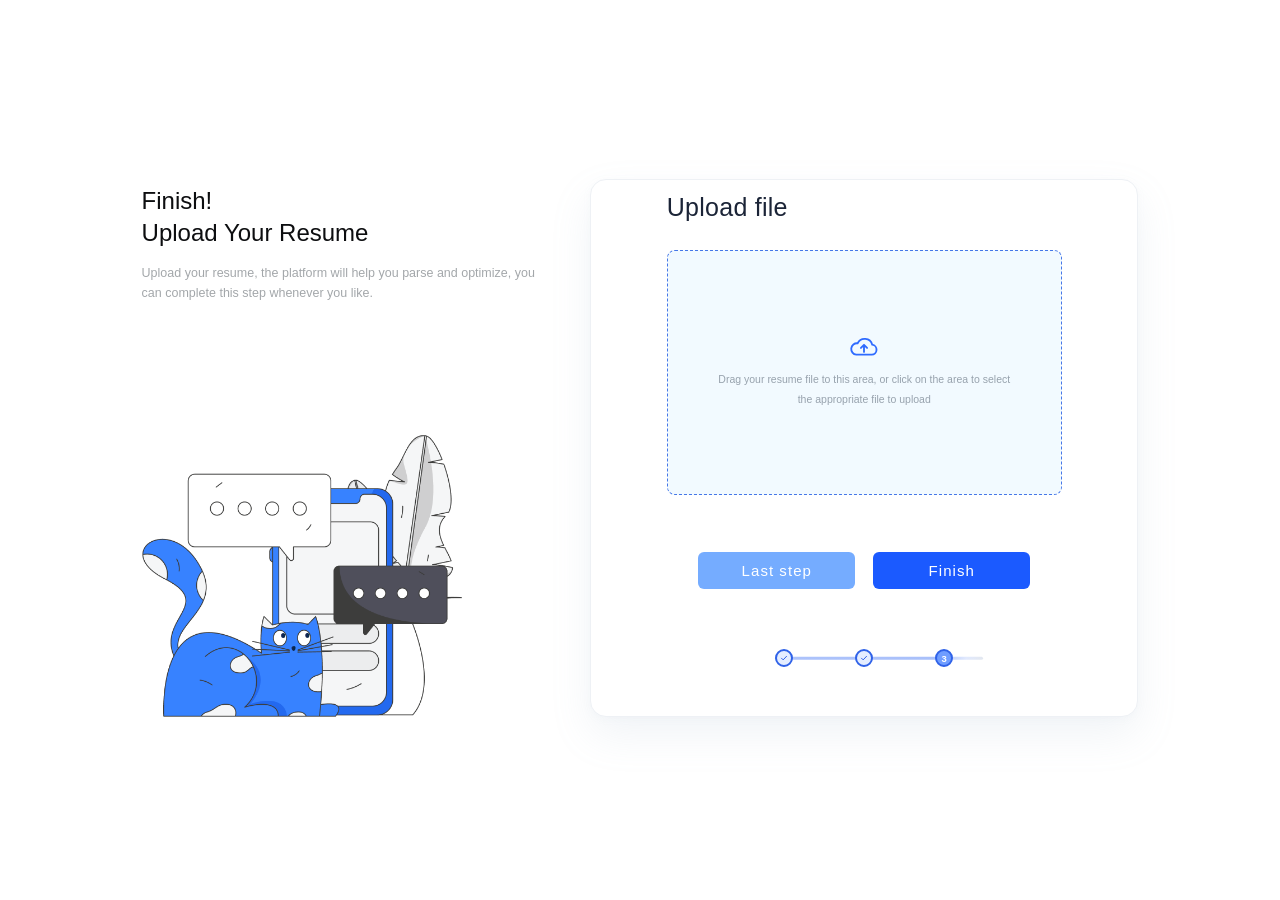
<file: p1/index.html>
<!DOCTYPE html>
<html lang="zh-CN">
<head>
  <meta charset="UTF-8">
  <meta name="viewport" content="width=device-width, initial-scale=1">
  <title>上传简历 · Upload Your Resume</title>
  <link rel="icon" href="data:,">
  <link rel="stylesheet" href="styles.css">
</head>
<body>
  <main class="app">
    <div class="layout">
      <!-- 左栏：文案 + 插画 -->
      <section class="intro" aria-labelledby="page-title">
        <p class="intro-kicker">Finish!</p>
        <h1 class="intro-title" id="page-title">Upload Your Resume</h1>
        <p class="intro-desc">
          Upload your resume, the platform will help you parse and optimize, you
          can complete this step whenever you like.
        </p>
        <figure class="intro-art">
          <img src="cat.png" width="800" height="600"
               alt="蓝色小猫与手机、羽毛笔的对话插画">
        </figure>
      </section>

      <!-- 右栏：上传卡片 -->
      <section class="uploader" aria-labelledby="uploader-title">
        <h2 class="uploader-title" id="uploader-title">Upload file</h2>

        <form class="upload-form" id="upload-form" novalidate>
          <div class="dropzone-shell">
          <label class="dropzone" id="dropzone" for="file-input" tabindex="0"
                 aria-describedby="dropzone-hint">
            <input class="visually-hidden" type="file" id="file-input" name="resume"
                   accept=".pdf,.doc,.docx" tabindex="-1">

            <span class="dropzone-empty" id="dropzone-empty">
              <svg class="cloud" viewBox="0 0 52 34" fill="none" aria-hidden="true" focusable="false">
                <path d="M13.5 29.5h25a8.2 8.2 0 0 0 .9-16.3A12.8 12.8 0 0 0 15.6 11 8.8 8.8 0 0 0 13.5 29.5Z"
                      stroke="currentColor" stroke-width="3" stroke-linejoin="round"/>
                <path d="M26 25V13.5m0 0-5 5m5-5 5 5"
                      stroke="currentColor" stroke-width="3"
                      stroke-linecap="round" stroke-linejoin="round"/>
              </svg>
              <span class="dropzone-hint" id="dropzone-hint">
                Drag your resume file to this area, or click on the area to select
                <br>the appropriate file to upload
              </span>
            </span>

            <span class="dropzone-file" id="dropzone-file" hidden>
              <span class="file-badge" aria-hidden="true">
                <svg viewBox="0 0 24 24" fill="none" focusable="false">
                  <path d="M14 3H7a2 2 0 0 0-2 2v14a2 2 0 0 0 2 2h10a2 2 0 0 0 2-2V8l-5-5Z"
                        stroke="currentColor" stroke-width="1.8" stroke-linejoin="round"/>
                  <path d="M14 3v5h5" stroke="currentColor" stroke-width="1.8" stroke-linejoin="round"/>
                </svg>
              </span>
              <span class="file-meta">
                <span class="file-name" id="file-name"></span>
                <span class="file-size" id="file-size"></span>
              </span>
              <button class="file-remove" id="file-remove" type="button" aria-label="移除已选文件">
                <svg viewBox="0 0 24 24" fill="none" aria-hidden="true" focusable="false">
                  <path d="m6 6 12 12M18 6 6 18" stroke="currentColor" stroke-width="2" stroke-linecap="round"/>
                </svg>
              </button>
            </span>
          </label>

          <p class="form-status" id="form-status" role="status" aria-live="polite"></p>
          </div>

          <div class="actions">
            <button class="btn btn-secondary" id="btn-prev" type="button">Last step</button>
            <button class="btn btn-primary" id="btn-finish" type="submit">Finish</button>
          </div>

          <ol class="stepper" aria-label="上传进度：第 3 步，共 3 步">
            <li class="step is-complete">
              <span class="dot" aria-hidden="true">
                <svg viewBox="0 0 24 24" fill="none" focusable="false">
                  <path d="m6 12.5 4 4L18 8" stroke="currentColor" stroke-width="2.4"
                        stroke-linecap="round" stroke-linejoin="round"/>
                </svg>
              </span>
              <span class="visually-hidden">第 1 步已完成</span>
            </li>
            <li class="step is-complete">
              <span class="dot" aria-hidden="true">
                <svg viewBox="0 0 24 24" fill="none" focusable="false">
                  <path d="m6 12.5 4 4L18 8" stroke="currentColor" stroke-width="2.4"
                        stroke-linecap="round" stroke-linejoin="round"/>
                </svg>
              </span>
              <span class="visually-hidden">第 2 步已完成</span>
            </li>
            <li class="step is-current" aria-current="step">
              <span class="dot" aria-hidden="true">3</span>
              <span class="visually-hidden">第 3 步：上传简历</span>
            </li>
          </ol>
        </form>
      </section>
    </div>
  </main>

  <script src="app.js"></script>
</body>
</html>
</file>
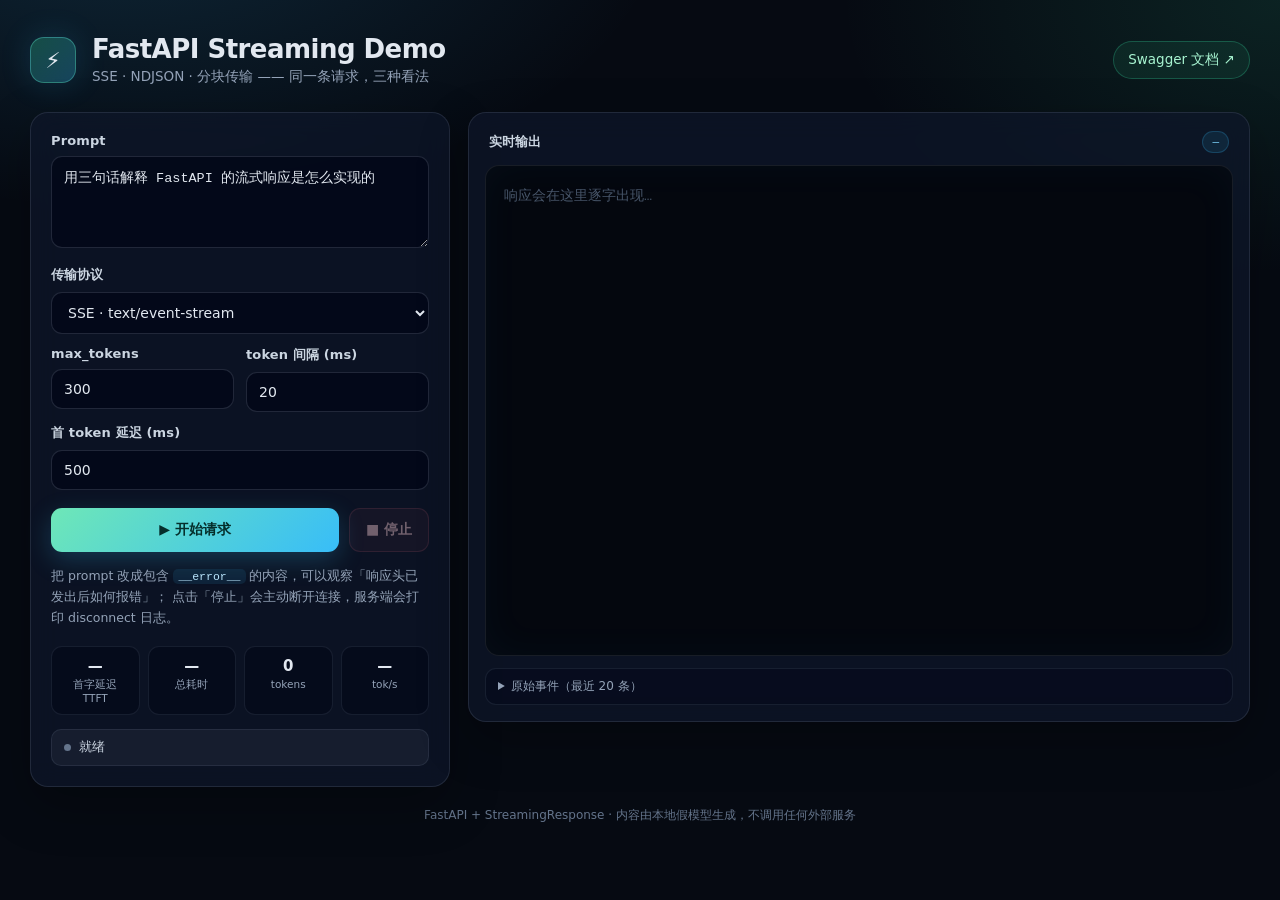
<file: p4/static/index.html>
<!doctype html>
<html lang="zh-CN">
<head>
  <meta charset="utf-8" />
  <meta name="viewport" content="width=device-width, initial-scale=1" />
  <title>FastAPI Streaming Demo</title>
  <style>
    :root {
      --bg: #060a12;
      --panel: rgba(15, 23, 42, 0.72);
      --border: rgba(148, 163, 184, 0.16);
      --text: #e2e8f0;
      --muted: #94a3b8;
      --accent: #34d399;
      --accent-2: #38bdf8;
      --danger: #fb7185;
      --warning: #fbbf24;
      --mono: "Cascadia Code", "JetBrains Mono", Consolas, "Courier New", monospace;
    }

    * { box-sizing: border-box; }

    html, body { min-height: 100%; }

    body {
      margin: 0;
      color: var(--text);
      background:
        radial-gradient(900px 500px at 10% -10%, rgba(56, 189, 248, 0.16), transparent 60%),
        radial-gradient(800px 500px at 100% 0%, rgba(52, 211, 153, 0.12), transparent 55%),
        var(--bg);
      font-family: ui-sans-serif, system-ui, -apple-system, "Segoe UI", "Microsoft YaHei", sans-serif;
      -webkit-font-smoothing: antialiased;
    }

    .page {
      width: min(1220px, calc(100% - 40px));
      margin: 0 auto;
      padding: 34px 0 28px;
    }

    header {
      display: flex;
      align-items: center;
      gap: 16px;
      margin-bottom: 26px;
    }

    .logo {
      width: 46px;
      height: 46px;
      display: grid;
      place-items: center;
      border-radius: 14px;
      background: linear-gradient(135deg, rgba(52, 211, 153, 0.28), rgba(56, 189, 248, 0.28));
      border: 1px solid rgba(94, 234, 212, 0.35);
      font-size: 22px;
      box-shadow: 0 0 32px rgba(56, 189, 248, 0.16);
    }

    h1 {
      margin: 0;
      font-size: clamp(20px, 2.4vw, 26px);
      letter-spacing: -0.02em;
    }

    .subtitle {
      margin: 4px 0 0;
      color: var(--muted);
      font-size: 13.5px;
    }

    .docs-link {
      margin-left: auto;
      color: #a7f3d0;
      text-decoration: none;
      font-size: 13.5px;
      border: 1px solid rgba(52, 211, 153, 0.28);
      background: rgba(52, 211, 153, 0.08);
      padding: 9px 14px;
      border-radius: 999px;
      white-space: nowrap;
      transition: background 0.2s ease, transform 0.2s ease;
    }

    .docs-link:hover { background: rgba(52, 211, 153, 0.16); transform: translateY(-1px); }

    main {
      display: grid;
      grid-template-columns: minmax(0, 420px) minmax(0, 1fr);
      gap: 18px;
      align-items: start;
    }

    .panel {
      background: var(--panel);
      border: 1px solid var(--border);
      border-radius: 18px;
      padding: 20px;
      box-shadow: 0 18px 50px rgba(0, 0, 0, 0.28);
      backdrop-filter: blur(14px);
    }

    label {
      display: block;
      color: #cbd5e1;
      font-size: 13px;
      font-weight: 600;
      letter-spacing: 0.01em;
    }

    label + label, .field + .field { margin-top: 14px; }

    textarea, input, select {
      width: 100%;
      margin-top: 8px;
      color: var(--text);
      background: rgba(2, 6, 23, 0.72);
      border: 1px solid rgba(148, 163, 184, 0.2);
      border-radius: 11px;
      padding: 11px 12px;
      font: inherit;
      font-size: 14px;
      outline: none;
      transition: border-color 0.18s ease, box-shadow 0.18s ease;
    }

    textarea {
      min-height: 92px;
      resize: vertical;
      line-height: 1.6;
      font-family: var(--mono);
      font-size: 13.5px;
    }

    textarea:focus, input:focus, select:focus {
      border-color: rgba(56, 189, 248, 0.7);
      box-shadow: 0 0 0 3px rgba(56, 189, 248, 0.12);
    }

    .grid {
      display: grid;
      grid-template-columns: 1fr 1fr;
      gap: 12px;
      margin-top: 14px;
    }

    .grid label + label, .grid .field + .field { margin-top: 0; }

    .grid .wide { grid-column: 1 / -1; }

    .actions {
      display: flex;
      gap: 10px;
      margin-top: 18px;
    }

    button {
      border: 0;
      border-radius: 11px;
      padding: 12px 16px;
      font: inherit;
      font-size: 14px;
      font-weight: 700;
      cursor: pointer;
      transition: transform 0.18s ease, opacity 0.18s ease, background 0.18s ease;
    }

    button:active { transform: translateY(1px); }

    button:disabled { opacity: 0.42; cursor: not-allowed; }

    .primary {
      flex: 1;
      color: #052e2b;
      background: linear-gradient(135deg, #6ee7b7, #38bdf8);
      box-shadow: 0 8px 26px rgba(56, 189, 248, 0.22);
    }

    .primary:hover:not(:disabled) { transform: translateY(-1px); }

    .ghost {
      color: #fecdd3;
      background: rgba(251, 113, 133, 0.1);
      border: 1px solid rgba(251, 113, 133, 0.28);
    }

    .hint {
      margin: 14px 0 0;
      color: var(--muted);
      font-size: 12.5px;
      line-height: 1.65;
    }

    code {
      color: #bae6fd;
      background: rgba(56, 189, 248, 0.1);
      border-radius: 5px;
      padding: 1px 5px;
      font-family: var(--mono);
      font-size: 0.92em;
    }

    .stats {
      display: grid;
      grid-template-columns: repeat(4, 1fr);
      gap: 8px;
      margin-top: 18px;
    }

    .stat {
      padding: 10px 8px;
      text-align: center;
      background: rgba(2, 6, 23, 0.55);
      border: 1px solid rgba(148, 163, 184, 0.12);
      border-radius: 11px;
      min-width: 0;
    }

    .stat strong {
      display: block;
      font-size: 15px;
      font-variant-numeric: tabular-nums;
      white-space: nowrap;
      overflow: hidden;
      text-overflow: ellipsis;
    }

    .stat span {
      display: block;
      margin-top: 3px;
      color: var(--muted);
      font-size: 10.5px;
    }

    .status {
      display: flex;
      align-items: center;
      gap: 8px;
      margin-top: 14px;
      padding: 9px 12px;
      border-radius: 10px;
      font-size: 12.5px;
      color: #cbd5e1;
      background: rgba(148, 163, 184, 0.08);
      border: 1px solid rgba(148, 163, 184, 0.12);
      word-break: break-word;
    }

    .status::before {
      content: "";
      width: 7px;
      height: 7px;
      flex: 0 0 auto;
      border-radius: 50%;
      background: #64748b;
    }

    .status[data-kind="live"] { color: #a7f3d0; border-color: rgba(52, 211, 153, 0.24); }
    .status[data-kind="live"]::before { background: var(--accent); animation: pulse 1.2s infinite; }
    .status[data-kind="warn"] { color: #fde68a; border-color: rgba(251, 191, 36, 0.26); }
    .status[data-kind="warn"]::before { background: var(--warning); }
    .status[data-kind="error"] { color: #fecdd3; border-color: rgba(251, 113, 133, 0.3); }
    .status[data-kind="error"]::before { background: var(--danger); }

    @keyframes pulse {
      0%, 100% { opacity: 1; box-shadow: 0 0 0 0 rgba(52, 211, 153, 0.4); }
      50% { opacity: 0.55; box-shadow: 0 0 0 5px rgba(52, 211, 153, 0); }
    }

    .output {
      min-height: 610px;
      display: flex;
      flex-direction: column;
      padding: 16px;
    }

    .output-head {
      display: flex;
      align-items: center;
      justify-content: space-between;
      gap: 12px;
      padding: 2px 4px 12px;
      color: #cbd5e1;
      font-size: 13px;
      font-weight: 700;
    }

    .badge {
      font-family: var(--mono);
      font-size: 11px;
      font-weight: 500;
      color: #7dd3fc;
      background: rgba(56, 189, 248, 0.1);
      border: 1px solid rgba(56, 189, 248, 0.2);
      border-radius: 999px;
      padding: 4px 9px;
      white-space: nowrap;
    }

    .console {
      flex: 1;
      min-height: 430px;
      max-height: 60vh;
      overflow: auto;
      padding: 18px;
      border-radius: 14px;
      border: 1px solid rgba(148, 163, 184, 0.14);
      background: #04070e;
      box-shadow: inset 0 0 40px rgba(56, 189, 248, 0.04);
    }

    .console-text {
      color: #d1fae5;
      font-family: var(--mono);
      font-size: 13.5px;
      line-height: 1.9;
      white-space: pre-wrap;
      overflow-wrap: anywhere;
    }

    .console.streaming .console-text::after {
      content: "▍";
      margin-left: 1px;
      color: var(--accent-2);
      animation: blink 1s steps(1, end) infinite;
    }

    @keyframes blink { 50% { opacity: 0; } }

    .placeholder { color: #475569; }

    .raw {
      margin-top: 12px;
      border: 1px solid rgba(148, 163, 184, 0.12);
      border-radius: 11px;
      background: rgba(2, 6, 23, 0.4);
      overflow: hidden;
    }

    .raw summary {
      padding: 9px 12px;
      color: var(--muted);
      font-size: 12px;
      cursor: pointer;
      user-select: none;
    }

    .raw pre {
      margin: 0;
      padding: 0 12px 12px;
      max-height: 180px;
      overflow: auto;
      color: #7dd3fc;
      font-family: var(--mono);
      font-size: 11.5px;
      line-height: 1.7;
      white-space: pre-wrap;
      overflow-wrap: anywhere;
    }

    footer {
      margin-top: 20px;
      text-align: center;
      color: #64748b;
      font-size: 12px;
    }

    @media (max-width: 860px) {
      .page { width: min(100% - 24px, 680px); padding-top: 22px; }
      main { grid-template-columns: 1fr; }
      .output { min-height: 480px; }
      .console { min-height: 300px; max-height: 52vh; }
      .docs-link { display: none; }
    }

    @media (max-width: 420px) {
      .grid { grid-template-columns: 1fr; }
      .grid .wide { grid-column: auto; }
      .stats { grid-template-columns: 1fr 1fr; }
    }
  </style>
</head>
<body>
  <div class="page">
    <header>
      <div class="logo">⚡</div>
      <div>
        <h1>FastAPI Streaming Demo</h1>
        <p class="subtitle">SSE · NDJSON · 分块传输 —— 同一条请求，三种看法</p>
      </div>
      <a class="docs-link" href="/docs" target="_blank" rel="noreferrer">Swagger 文档 ↗</a>
    </header>

    <main>
      <section class="panel">
        <label for="prompt">Prompt</label>
        <textarea id="prompt">用三句话解释 FastAPI 的流式响应是怎么实现的</textarea>

        <div class="grid">
          <div class="field wide">
            <label for="protocol">传输协议</label>
            <select id="protocol">
              <option value="sse">SSE · text/event-stream</option>
              <option value="ndjson">NDJSON · application/x-ndjson</option>
              <option value="json">一次性 JSON（对照组）</option>
            </select>
          </div>
          <div class="field">
            <label for="maxTokens">max_tokens</label>
            <input id="maxTokens" type="number" min="1" max="512" value="300" />
          </div>
          <div class="field">
            <label for="tokenDelay">token 间隔 (ms)</label>
            <input id="tokenDelay" type="number" min="0" max="300" value="20" />
          </div>
          <div class="field wide">
            <label for="firstDelay">首 token 延迟 (ms)</label>
            <input id="firstDelay" type="number" min="0" max="10000" value="500" />
          </div>
        </div>

        <div class="actions">
          <button id="startBtn" class="primary" type="button">▶ 开始请求</button>
          <button id="stopBtn" class="ghost" type="button" disabled>■ 停止</button>
        </div>

        <p class="hint">
          把 prompt 改成包含 <code>__error__</code> 的内容，可以观察「响应头已发出后如何报错」；
          点击「停止」会主动断开连接，服务端会打印 disconnect 日志。
        </p>

        <div class="stats">
          <div class="stat"><strong id="ttft">—</strong><span>首字延迟 TTFT</span></div>
          <div class="stat"><strong id="elapsed">—</strong><span>总耗时</span></div>
          <div class="stat"><strong id="tokens">0</strong><span>tokens</span></div>
          <div class="stat"><strong id="tps">—</strong><span>tok/s</span></div>
        </div>

        <div class="status" id="status" data-kind="idle">就绪</div>
      </section>

      <section class="panel output">
        <div class="output-head">
          <span>实时输出</span>
          <span class="badge" id="eventBadge">—</span>
        </div>
        <div class="console" id="console">
          <div class="console-text" id="consoleText"><span class="placeholder">响应会在这里逐字出现…</span></div>
        </div>
        <details class="raw">
          <summary>原始事件（最近 20 条）</summary>
          <pre id="raw"></pre>
        </details>
      </section>
    </main>

    <footer>FastAPI + StreamingResponse · 内容由本地假模型生成，不调用任何外部服务</footer>
  </div>

  <script>
    const $ = (id) => document.getElementById(id);
    const els = {
      prompt: $("prompt"),
      protocol: $("protocol"),
      maxTokens: $("maxTokens"),
      tokenDelay: $("tokenDelay"),
      firstDelay: $("firstDelay"),
      startBtn: $("startBtn"),
      stopBtn: $("stopBtn"),
      console: $("console"),
      consoleText: $("consoleText"),
      raw: $("raw"),
      status: $("status"),
      eventBadge: $("eventBadge"),
      ttft: $("ttft"),
      elapsed: $("elapsed"),
      tokens: $("tokens"),
      tps: $("tps"),
    };

    const state = {
      controller: null,
      running: false,
      startedAt: 0,
      firstTokenAt: 0,
      tokens: 0,
      timer: null,
      rawEntries: [],
    };

    const protocolMeta = {
      sse: { badge: "text/event-stream", url: "/api/chat/stream" },
      ndjson: { badge: "application/x-ndjson", url: "/api/chat/stream/ndjson" },
      json: { badge: "application/json", url: "/api/chat" },
    };

    function setStatus(text, kind = "idle") {
      els.status.textContent = text;
      els.status.dataset.kind = kind;
    }

    function setRunning(running) {
      state.running = running;
      els.startBtn.disabled = running;
      els.stopBtn.disabled = !running;
      els.console.classList.toggle("streaming", running && els.protocol.value !== "json");
    }

    function resetUI() {
      state.startedAt = performance.now();
      state.firstTokenAt = 0;
      state.tokens = 0;
      state.rawEntries = [];
      els.consoleText.textContent = "";
      els.raw.textContent = "";
      els.ttft.textContent = "—";
      els.elapsed.textContent = "0 ms";
      els.tokens.textContent = "0";
      els.tps.textContent = "—";
      const meta = protocolMeta[els.protocol.value];
      els.eventBadge.textContent = meta.badge;
      clearInterval(state.timer);
      state.timer = setInterval(() => {
        if (!state.running) return;
        els.elapsed.textContent = Math.round(performance.now() - state.startedAt) + " ms";
      }, 100);
    }

    function appendText(text) {
      els.consoleText.textContent += text;
      els.console.scrollTop = els.console.scrollHeight;
    }

    function addRaw(event, data) {
      const line = event.padEnd(7) + " " + JSON.stringify(data);
      state.rawEntries.push(line);
      if (state.rawEntries.length > 20) state.rawEntries.shift();
      els.raw.textContent = state.rawEntries.join("\n");
    }

    function handleEvent(event, data) {
      addRaw(event, data);
      switch (event) {
        case "start":
          setStatus("已建立连接 · " + data.request_id + " · 等待首 token…", "live");
          break;
        case "ping":
          break;
        case "token":
          if (!state.firstTokenAt) {
            state.firstTokenAt = performance.now();
            els.ttft.textContent = Math.round(state.firstTokenAt - state.startedAt) + " ms";
          }
          state.tokens += 1;
          els.tokens.textContent = String(state.tokens);
          appendText(data.delta ?? "");
          break;
        case "usage":
          if (data.ttft_ms !== null && data.ttft_ms !== undefined) {
            els.ttft.textContent = Math.round(data.ttft_ms) + " ms";
          }
          els.elapsed.textContent = Math.round(data.elapsed_ms) + " ms";
          els.tokens.textContent = String(data.usage.completion_tokens);
          els.tps.textContent = Number(data.tokens_per_second).toFixed(1);
          break;
        case "error":
          setStatus("服务端错误：" + data.message, "error");
          appendText("\n\n[流内错误] " + data.message);
          break;
        case "done":
          setStatus("完成 · finish_reason=" + data.finish_reason, "ok");
          break;
        default:
          break;
      }
    }

    // SSE 解析：按空行切帧，再逐行读取 event / data / id 字段
    function handleSSEBlock(block) {
      let event = "message";
      let id = null;
      const dataLines = [];
      for (const line of block.split("\n")) {
        if (!line || line.startsWith(":")) continue;
        const colon = line.indexOf(":");
        const field = colon === -1 ? line : line.slice(0, colon);
        let value = colon === -1 ? "" : line.slice(colon + 1);
        if (value.startsWith(" ")) value = value.slice(1);
        if (field === "event") event = value;
        else if (field === "data") dataLines.push(value);
        else if (field === "id") id = value;
      }
      const raw = dataLines.join("\n");
      if (!raw) return;
      let data;
      try {
        data = JSON.parse(raw);
      } catch (_err) {
        data = { message: raw };
      }
      handleEvent(event, data);
    }

    async function readSSE(response) {
      const reader = response.body.getReader();
      const decoder = new TextDecoder();
      let buffer = "";
      while (true) {
        const { value, done } = await reader.read();
        if (done) break;
        buffer += decoder.decode(value, { stream: true });
        buffer = buffer.replace(/\r\n/g, "\n");
        let boundary = buffer.indexOf("\n\n");
        while (boundary !== -1) {
          const block = buffer.slice(0, boundary);
          buffer = buffer.slice(boundary + 2);
          handleSSEBlock(block);
          boundary = buffer.indexOf("\n\n");
        }
      }
      buffer += decoder.decode();
      if (buffer.trim()) handleSSEBlock(buffer);
    }

    async function readNDJSON(response) {
      const reader = response.body.getReader();
      const decoder = new TextDecoder();
      let buffer = "";
      while (true) {
        const { value, done } = await reader.read();
        if (done) break;
        buffer += decoder.decode(value, { stream: true });
        const lines = buffer.split("\n");
        buffer = lines.pop() ?? "";
        for (const line of lines) {
          if (!line.trim()) continue;
          try {
            const item = JSON.parse(line);
            handleEvent(item.event, item.data);
          } catch (_err) {
            console.warn("无法解析的 NDJSON 行", line);
          }
        }
      }
      buffer += decoder.decode();
      if (buffer.trim()) {
        try {
          const item = JSON.parse(buffer);
          handleEvent(item.event, item.data);
        } catch (_err) {
          console.warn("无法解析的 NDJSON 尾行", buffer);
        }
      }
    }

    async function run() {
      if (state.running) return;
      const protocol = els.protocol.value;
      const meta = protocolMeta[protocol];
      const prompt = els.prompt.value.trim();
      if (!prompt) {
        setStatus("prompt 不能为空", "error");
        return;
      }

      resetUI();
      setRunning(true);
      setStatus("请求已发出，等待响应头…", "live");
      state.controller = new AbortController();
      const signal = state.controller.signal;

      const body = JSON.stringify({
        prompt,
        model: "demo-1",
        max_tokens: Number(els.maxTokens.value) || 300,
        token_delay_ms: Number(els.tokenDelay.value) || 0,
        first_token_delay_ms: Number(els.firstDelay.value) || 0,
      });

      try {
        if (protocol === "json") {
          const response = await fetch(meta.url, {
            method: "POST",
            headers: { "Content-Type": "application/json" },
            body,
            signal,
          });
          const data = await response.json();
          if (!response.ok) {
            throw new Error(data.message || JSON.stringify(data.detail || data));
          }
          els.consoleText.textContent = data.content;
          els.tokens.textContent = String(data.usage.completion_tokens);
          els.ttft.textContent = "一次性";
          els.elapsed.textContent = Math.round(data.elapsed_ms) + " ms";
          els.tps.textContent = "—";
          addRaw("json", data);
          setStatus("完成 · 一次性返回，无流式效果", "ok");
        } else {
          const response = await fetch(meta.url, {
            method: "POST",
            headers: {
              "Content-Type": "application/json",
              Accept: meta.badge,
            },
            body,
            signal,
          });
          if (!response.ok) {
            const data = await response.json().catch(() => ({}));
            throw new Error(data.message || data.detail || "HTTP " + response.status);
          }
          if (protocol === "sse") await readSSE(response);
          else await readNDJSON(response);
        }
      } catch (err) {
        if (err.name === "AbortError") {
          setStatus("已停止（客户端主动断开）", "warn");
        } else {
          setStatus("请求失败：" + err.message, "error");
        }
      } finally {
        clearInterval(state.timer);
        setRunning(false);
        state.controller = null;
      }
    }

    els.startBtn.addEventListener("click", run);
    els.stopBtn.addEventListener("click", () => {
      if (state.controller) state.controller.abort();
    });
    els.protocol.addEventListener("change", () => {
      const meta = protocolMeta[els.protocol.value];
      els.eventBadge.textContent = meta.badge;
    });
    els.prompt.addEventListener("keydown", (event) => {
      if ((event.ctrlKey || event.metaKey) && event.key === "Enter") {
        event.preventDefault();
        run();
      }
    });
  </script>
</body>
</html>
</file>
<file: p1/styles.css>
/* ============================================================
   上传简历页 · 样式
   设计基准：1200 宽面板（白色面板 + 内嵌上传卡片）
   ============================================================ */

:root {
  --canvas: #b7b7b7;
  --panel: #f8fbf9;
  --ink: #0d0e10;
  --ink-title: #1b2437;
  --muted: #a3a7aa;
  --hint: #97a2ad;
  --blue: #1b5aff;
  --blue-soft: #75acff;
  --drop-bg: #f2faff;
  --drop-border: #4577e8;
  --focus: #0b2a6b;
  --radius-panel: 20px;
  --radius-card: 16px;
}

*,
*::before,
*::after {
  box-sizing: border-box;
}

html {
  -webkit-text-size-adjust: 100%;
}

body {
  margin: 0;
  min-height: 100vh;
  display: flex;
  flex-direction: column;
  align-items: center;
  justify-content: center;
  padding: 44px 0 48px;
  background: #fff;
  color: var(--ink);
  font-family: -apple-system, BlinkMacSystemFont, "Segoe UI", "Helvetica Neue",
    Arial, "PingFang SC", "Hiragino Sans GB", "Microsoft YaHei", sans-serif;
  -webkit-font-smoothing: antialiased;
  -moz-osx-font-smoothing: grayscale;
  text-rendering: optimizeLegibility;
}

/* 内容高于视口时，避免居中导致顶部被裁掉 */
@supports (justify-content: safe center) {
  body {
    justify-content: safe center;
  }
}

img {
  max-width: 100%;
  display: block;
}

.visually-hidden {
  position: absolute !important;
  width: 1px;
  height: 1px;
  padding: 0;
  margin: -1px;
  overflow: hidden;
  clip: rect(0 0 0 0);
  clip-path: inset(50%);
  white-space: nowrap;
  border: 0;
}

/* ---------- 白色面板 ---------- */

.app {
  width: min(1120px, calc(100vw - 40px));
}

.layout {
  display: grid;
  grid-template-columns: 45% 55%;
  align-items: stretch;
  padding: 0 5.5%;
}

/* ---------- 左栏文案 ---------- */

.intro {
  display: flex;
  flex-direction: column;
  min-width: 0;
  padding-top: 6px;
}

.intro-kicker {
  margin: 0;
  font-size: 24px;
  font-weight: 400;
  line-height: 1.35;
  color: var(--ink);
}

.intro-title {
  margin: 0 0 13px;
  font-size: 24px;
  font-weight: 400;
  line-height: 1.35;
  color: var(--ink);
}

.intro-desc {
  margin: 0;
  max-width: 396px;
  font-size: 12.5px;
  line-height: 1.6;
  color: var(--muted);
}

/* 插画：左栏底部，与卡片底边对齐 */
.intro-art {
  width: 100%;
  max-width: 470px;
  margin: auto 0 0;
  pointer-events: none;
}

.intro-art img {
  width: 100%;
  height: auto;
  /* 抵消切图左侧/底部的透明留白，让图形与文字左对齐、与卡片底对齐 */
  transform: translate(-14.25%, 8%);
}

/* ---------- 右侧上传卡片 ---------- */

.uploader {
  margin-top: 0;
  padding: 11px 13.8% 49px;
  background: #fff;
  border: 1px solid #eef1f5;
  border-radius: var(--radius-card);
  box-shadow:
    0 18px 40px rgba(148, 170, 197, 0.13),
    0 2px 8px rgba(148, 170, 197, 0.05);
}

.uploader-title {
  margin: 0 0 27px;
  font-size: 25px;
  font-weight: 500;
  line-height: 1.3;
  letter-spacing: 0.01em;
  color: var(--ink-title);
}

.upload-form {
  display: flex;
  flex-direction: column;
}

/* ---------- 拖拽上传区 ---------- */

.dropzone {
  position: relative;
  display: flex;
  align-items: center;
  justify-content: center;
  min-height: 245px;
  padding: 20px;
  background: var(--drop-bg);
  border: 1.5px dashed var(--drop-border);
  border-radius: 8px;
  cursor: pointer;
  transition: background-color 0.18s ease, border-color 0.18s ease,
    box-shadow 0.18s ease;
}

.dropzone:hover {
  background: #edf7ff;
  border-color: #3d6ee6;
}

.dropzone:focus-visible {
  outline: 2px solid var(--focus);
  outline-offset: 3px;
}

.dropzone.is-invalid {
  background: #fff6f6;
  border-color: #e5484d;
}

.dropzone.is-dragover {
  background: #e6f2ff;
  border-color: var(--blue);
  box-shadow: inset 0 0 0 1px rgba(27, 90, 255, 0.18);
}

.dropzone-empty[hidden] {
  display: none;
}

.dropzone-empty {
  display: flex;
  flex-direction: column;
  align-items: center;
  gap: 11px;
  text-align: center;
}

.cloud {
  width: 32px;
  height: 22px;
  color: #2f6bff;
}

.dropzone-hint {
  font-size: 10.5px;
  line-height: 1.95;
  color: var(--hint);
}

/* 已选文件状态 */

.dropzone-file {
  display: flex;
  align-items: center;
  gap: 12px;
  width: 100%;
  max-width: 330px;
  padding: 12px 14px;
  background: #fff;
  border-radius: 10px;
  box-shadow: 0 5px 15px rgba(47, 107, 255, 0.12);
}

.dropzone-file[hidden] {
  display: none;
}

.file-badge {
  display: grid;
  place-items: center;
  flex: 0 0 auto;
  width: 32px;
  height: 32px;
  border-radius: 9px;
  color: var(--blue);
  background: #eaf1ff;
}

.file-badge svg {
  width: 17px;
  height: 17px;
}

.file-meta {
  display: flex;
  flex-direction: column;
  gap: 1px;
  min-width: 0;
  flex: 1 1 auto;
}

.file-name {
  font-size: 13px;
  font-weight: 500;
  color: #1f2937;
  white-space: nowrap;
  overflow: hidden;
  text-overflow: ellipsis;
}

.file-size {
  font-size: 11px;
  color: #98a2b3;
}

.file-remove {
  flex: 0 0 auto;
  display: grid;
  place-items: center;
  width: 26px;
  height: 26px;
  padding: 0;
  color: #98a2b3;
  background: transparent;
  border: 0;
  border-radius: 7px;
  cursor: pointer;
  transition: color 0.15s ease, background-color 0.15s ease;
}

.file-remove:hover {
  color: #ef4444;
  background: #fef2f2;
}

.file-remove:focus-visible {
  outline: 2px solid var(--focus);
  outline-offset: 1px;
}

.file-remove svg {
  width: 14px;
  height: 14px;
}

/* ---------- 状态提示（浮在拖拽区与按钮之间，不影响布局） ---------- */

.dropzone-shell {
  position: relative;
}

.form-status {
  position: absolute;
  top: calc(100% + 10px);
  left: 0;
  right: 0;
  margin: 0;
  font-size: 12.5px;
  line-height: 1.5;
  text-align: center;
  color: #98a2b3;
}

.form-status.is-error {
  color: #e5484d;
}

.form-status.is-success {
  color: #12805c;
}

/* ---------- 按钮 ---------- */

.actions {
  display: flex;
  justify-content: center;
  gap: 18px;
  margin-top: 57px;
}

.btn {
  width: 157px;
  height: 37px;
  padding: 0 8px;
  font-family: inherit;
  font-size: 15px;
  letter-spacing: 0.07em;
  color: #fff;
  border: 0;
  border-radius: 6px;
  cursor: pointer;
  transition: background-color 0.16s ease, box-shadow 0.16s ease,
    transform 0.06s ease;
}

.btn-secondary {
  background: var(--blue-soft);
}

.btn-secondary:hover {
  background: #5d9bff;
}

.btn-primary {
  background: var(--blue);
}

.btn-primary:hover {
  background: #0f4dea;
}

.btn:active {
  transform: translateY(1px);
}

.btn-primary:active {
  background: #0b3fcc;
}

.btn:focus-visible {
  outline: 2px solid var(--focus);
  outline-offset: 3px;
}

.btn[disabled] {
  opacity: 0.7;
  cursor: progress;
}

/* ---------- 步骤条 ---------- */

.stepper {
  position: relative;
  display: flex;
  align-items: center;
  justify-content: center;
  gap: 62px;
  width: max-content;
  margin: 60px auto 0;
  padding: 0;
  list-style: none;
}

.stepper::before {
  content: "";
  position: absolute;
  top: 50%;
  left: 0;
  right: -30px;
  height: 2.5px;
  transform: translateY(-50%);
  border-radius: 2px;
  background: linear-gradient(
    90deg,
    #adc3fb 0%,
    #a9c0fa 78%,
    rgba(169, 192, 250, 0.35) 92%,
    rgba(214, 221, 233, 0.7) 100%
  );
}

.step {
  position: relative;
  z-index: 1;
}

.dot {
  display: grid;
  place-items: center;
  width: 18px;
  height: 18px;
  font-size: 9.5px;
  font-weight: 600;
  color: #2f62e8;
  background: #e4edff;
  border: 2px solid #2f62e8;
  border-radius: 50%;
}

.dot svg {
  width: 10px;
  height: 10px;
}

.is-current .dot {
  color: #fff;
  background: #6f9dff;
}

/* ---------- 响应式 ---------- */

@media (max-width: 1000px) {
  .layout {
    grid-template-columns: 44% 56%;
    padding: 0 4.5%;
  }

  .intro {
    padding-top: 4px;
  }

  .uploader {
    margin-top: 0;
    padding: 18px 9% 40px;
  }

  .dropzone {
    min-height: 230px;
  }

  .actions {
    margin-top: 52px;
  }

  .stepper {
    margin-top: 52px;
  }
}

@media (max-width: 860px) {
  body {
    padding: 18px 0 24px;
    justify-content: flex-start;
  }

  .layout {
    display: block;
    padding: 0;
  }

  .intro {
    padding: 34px 28px 0;
  }

  .intro-title {
    font-size: 23px;
  }

  .intro-kicker {
    font-size: 21px;
  }

  .intro-art {
    max-width: 340px;
    margin: 22px auto 0;
  }

  .intro-art img {
    transform: translate(-14.25%, 8%);
  }

  .uploader {
    margin: 26px 28px 0;
    padding: 18px 24px 34px;
  }

  .dropzone {
    min-height: 210px;
  }

  .actions {
    margin-top: 46px;
  }

  .stepper {
    margin-top: 44px;
  }
}

@media (max-width: 560px) {
  body {
    padding: 12px 0 16px;
  }

  .app {
    width: calc(100vw - 24px);
  }

  .intro {
    padding: 26px 20px 0;
  }

  .intro-kicker {
    font-size: 19px;
  }

  .intro-title {
    font-size: 21px;
    margin-bottom: 10px;
  }

  .intro-desc {
    font-size: 14px;
  }

  .intro-art {
    max-width: 280px;
  }

  .uploader {
    margin: 22px 20px 0;
    padding: 16px 18px 28px;
    border-radius: 12px;
  }

  .uploader-title {
    font-size: 20px;
    margin-bottom: 20px;
  }

  .dropzone {
    min-height: 190px;
    padding: 16px 14px;
  }

  .cloud {
    width: 28px;
    height: 20px;
  }

  .dropzone-hint {
    font-size: 11px;
    line-height: 1.75;
  }

  .dropzone-hint br {
    display: none;
  }

  .actions {
    gap: 12px;
    margin-top: 40px;
  }

  .btn {
    flex: 1 1 0;
    width: auto;
    height: 34px;
    font-size: 13.5px;
  }

  .stepper {
    gap: 44px;
    margin-top: 38px;
  }

  .stepper::before {
    right: -20px;
  }

  .dot {
    width: 17px;
    height: 17px;
    border-width: 1.8px;
  }
}

@media (max-width: 380px) {
  .actions {
    flex-direction: column;
  }

  .btn {
    width: 100%;
  }
}

@media (prefers-reduced-motion: reduce) {
  *,
  *::before,
  *::after {
    transition-duration: 0.01ms !important;
    animation-duration: 0.01ms !important;
  }
}
</file>
